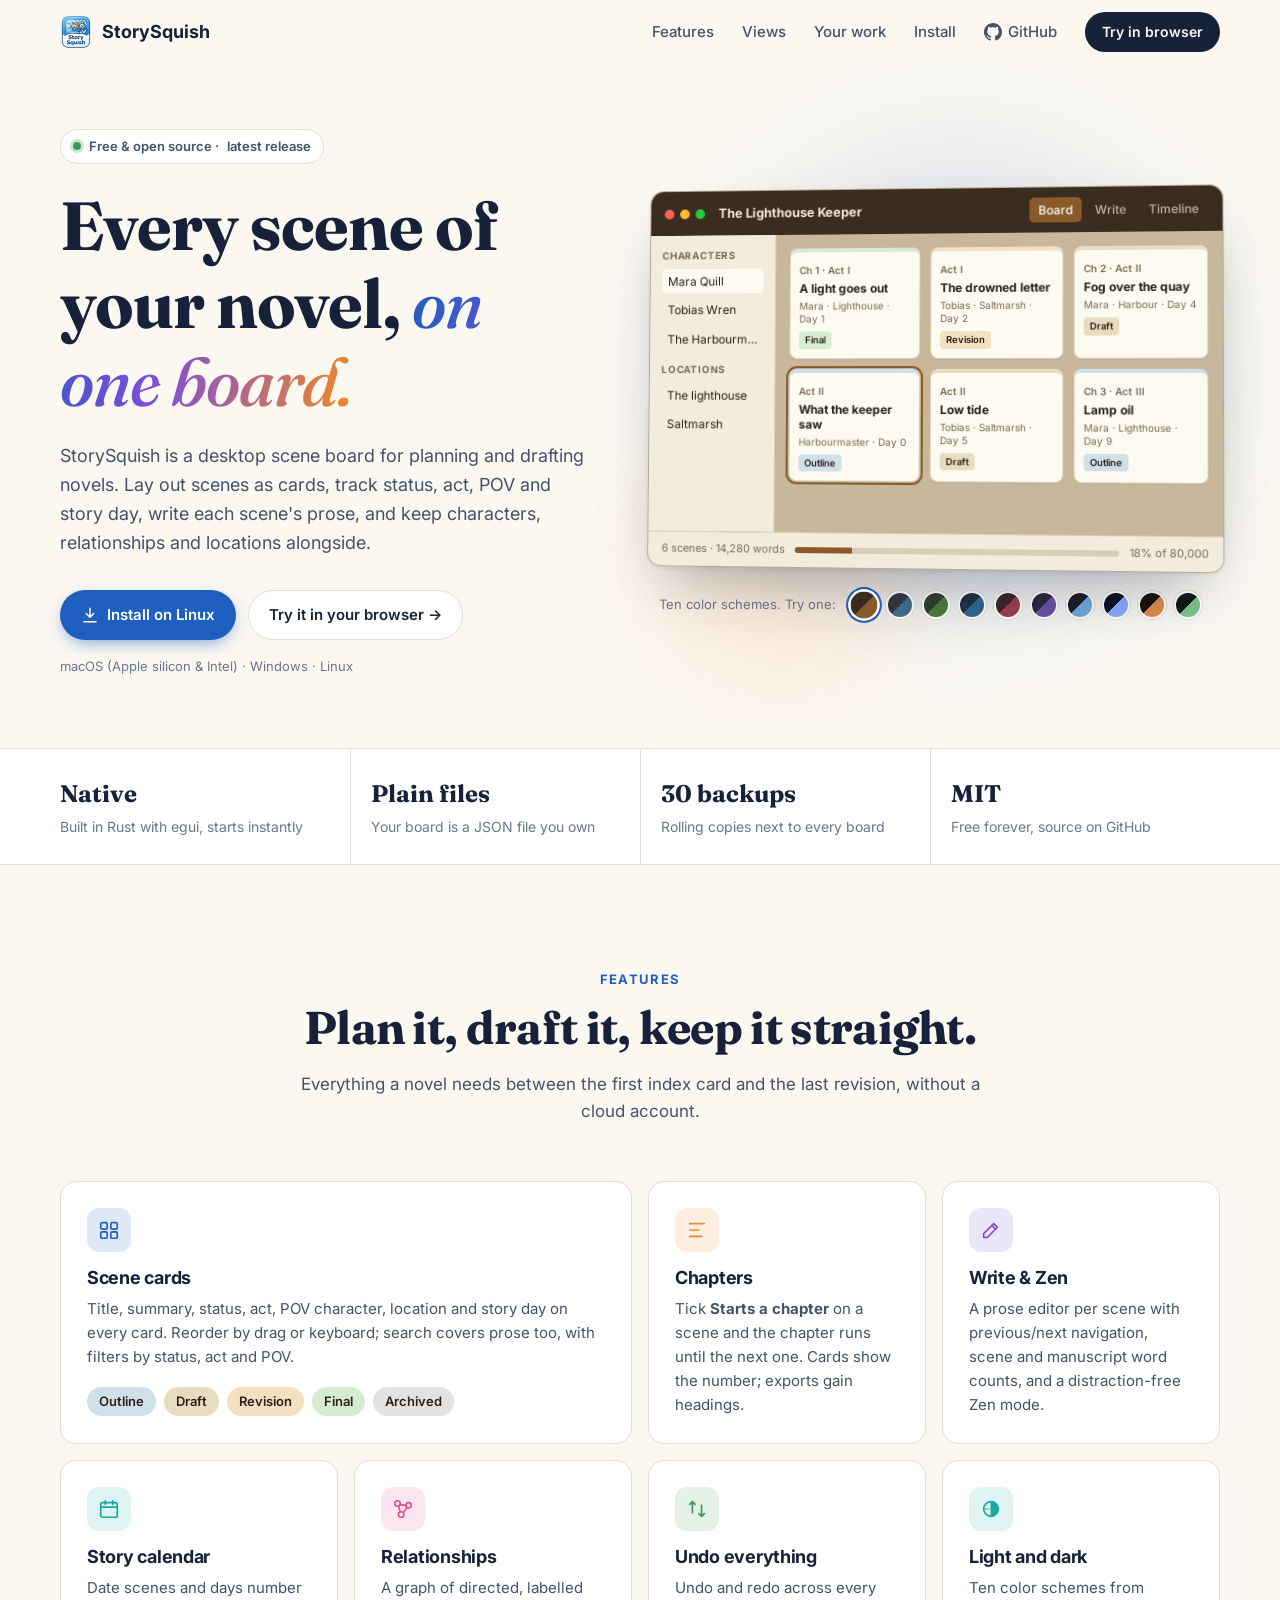
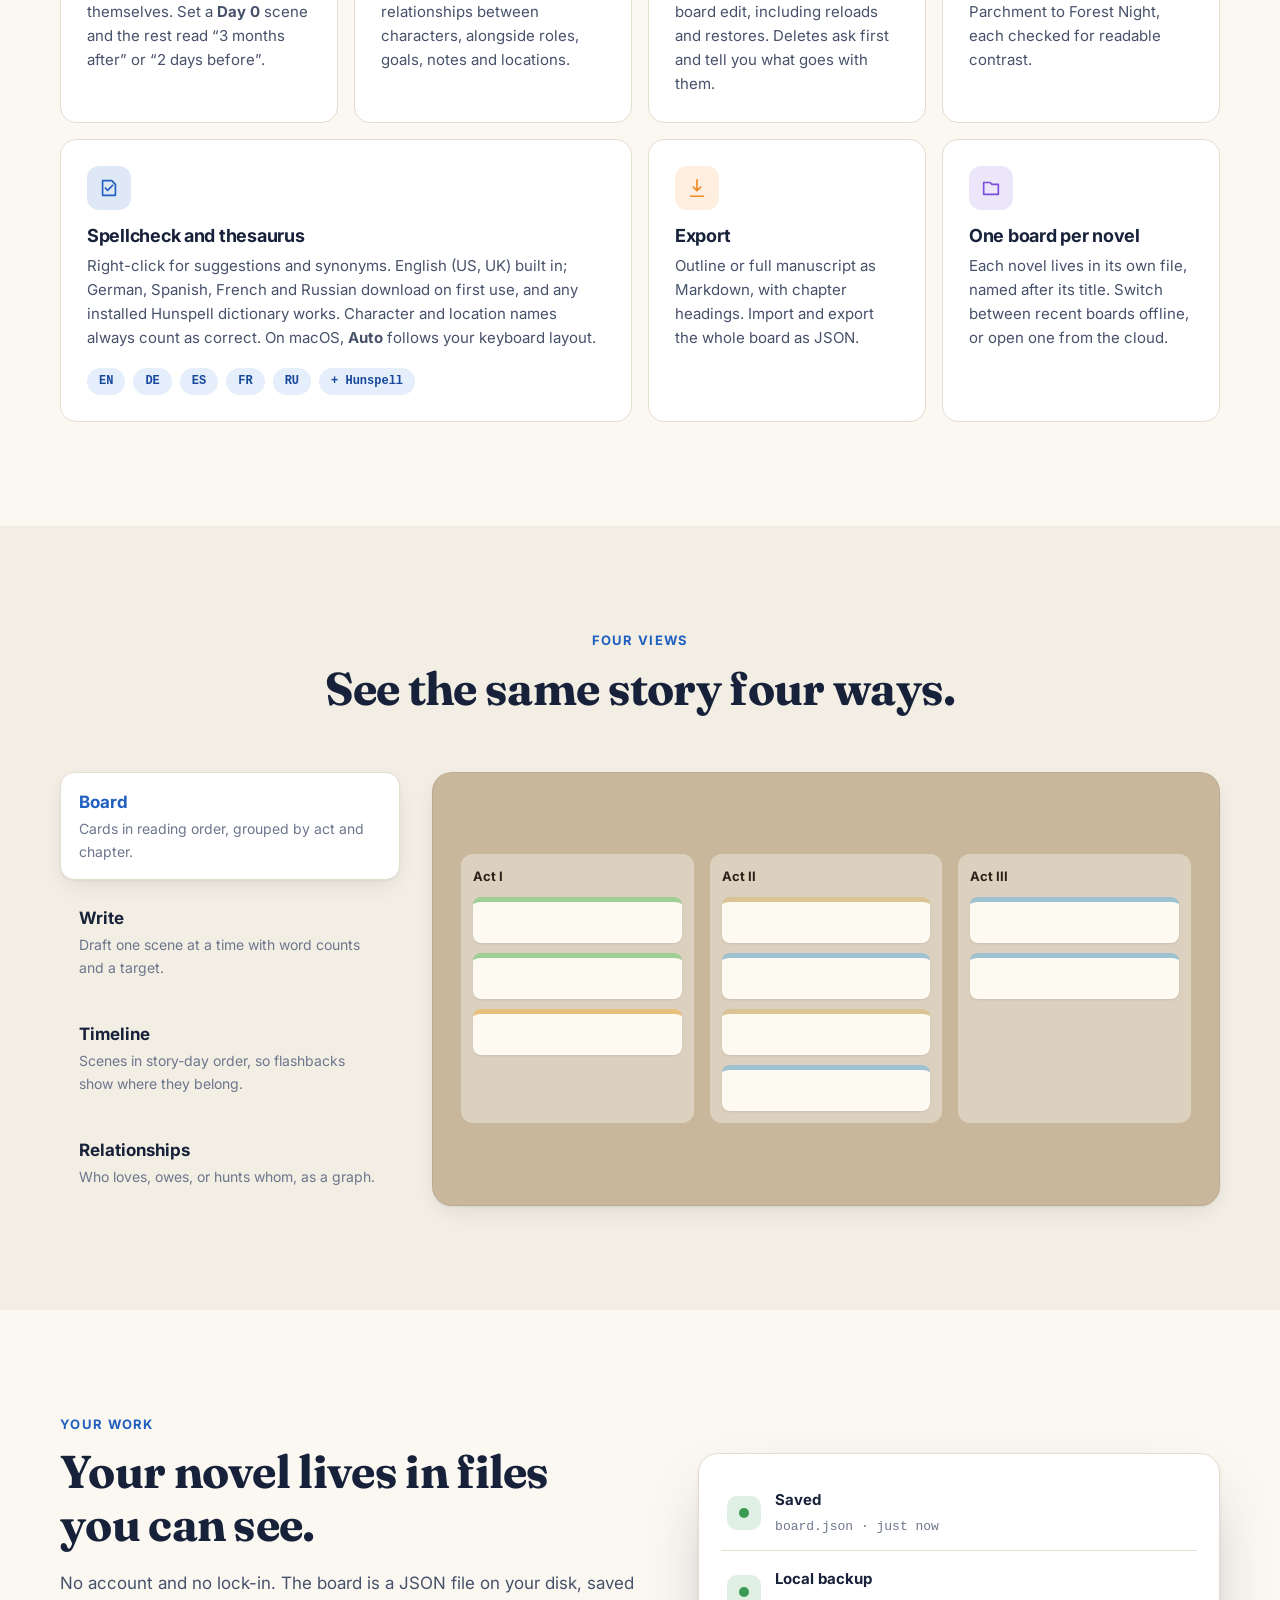
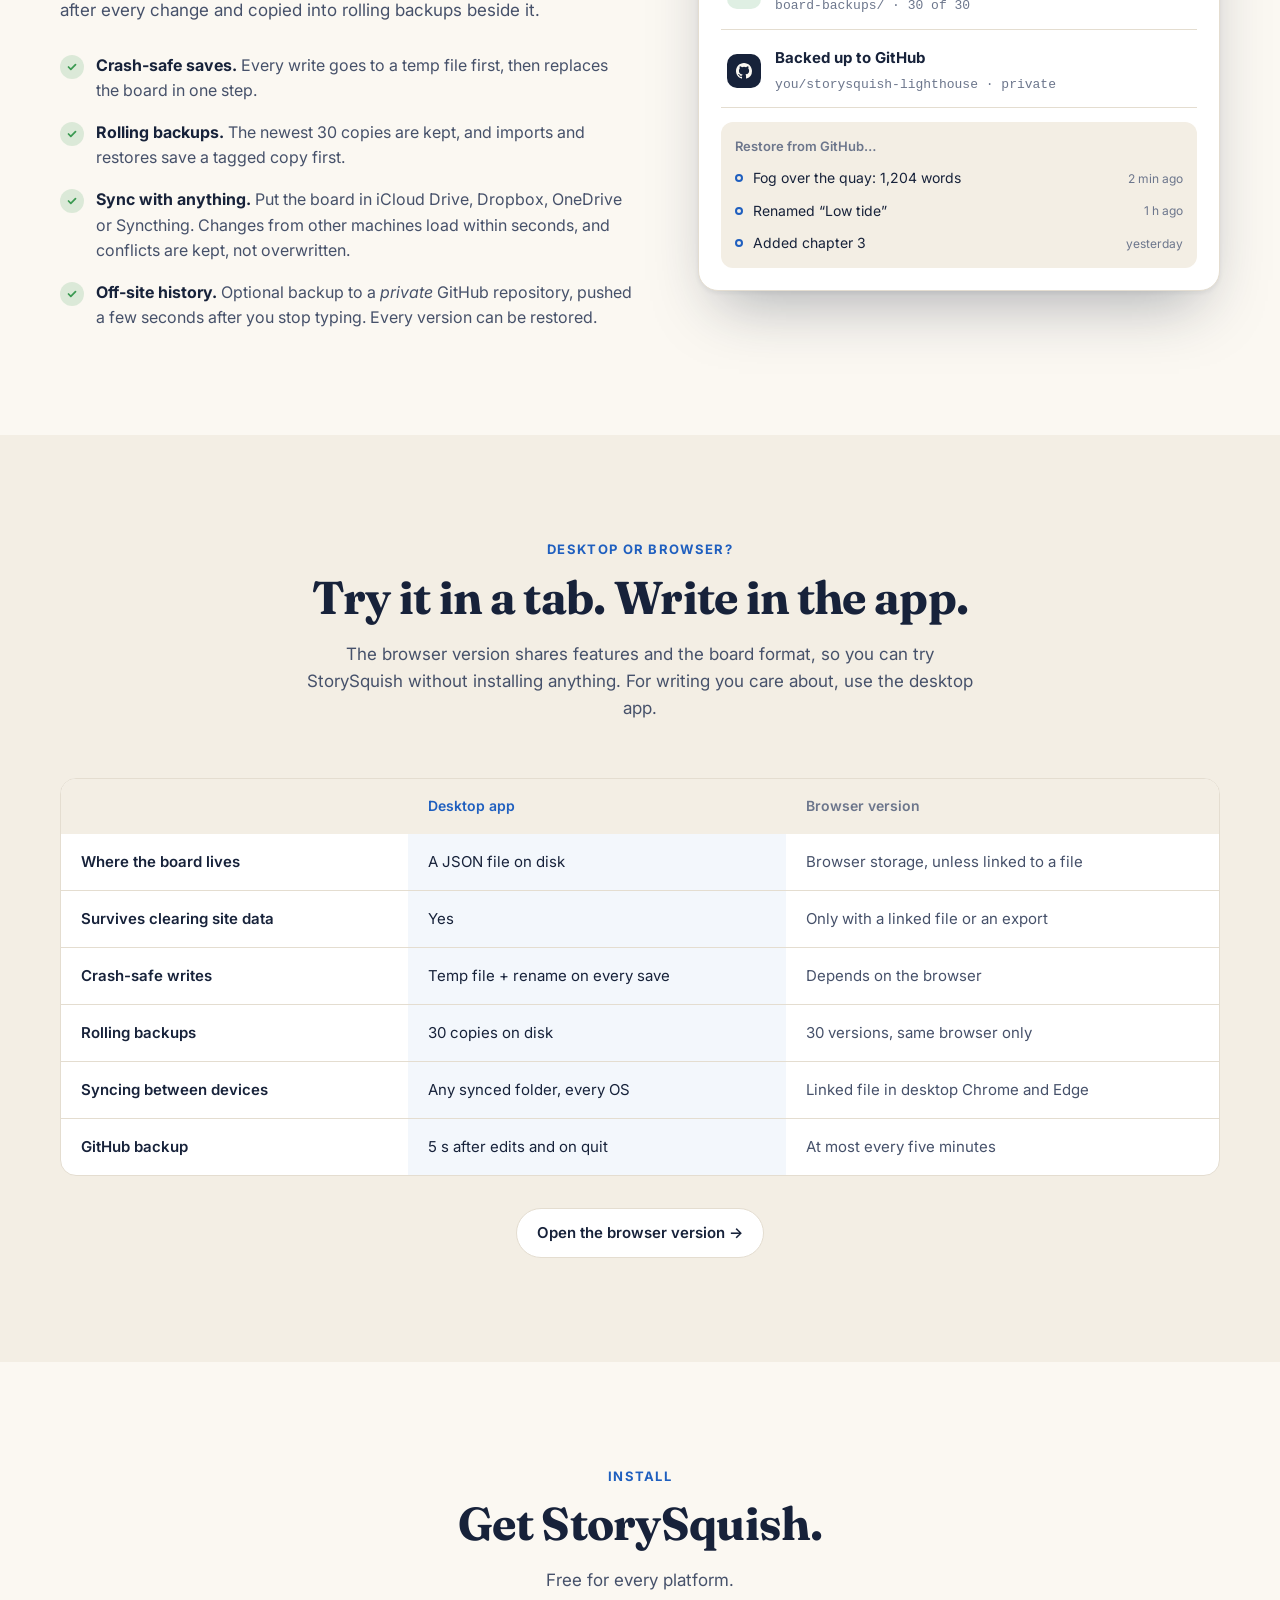
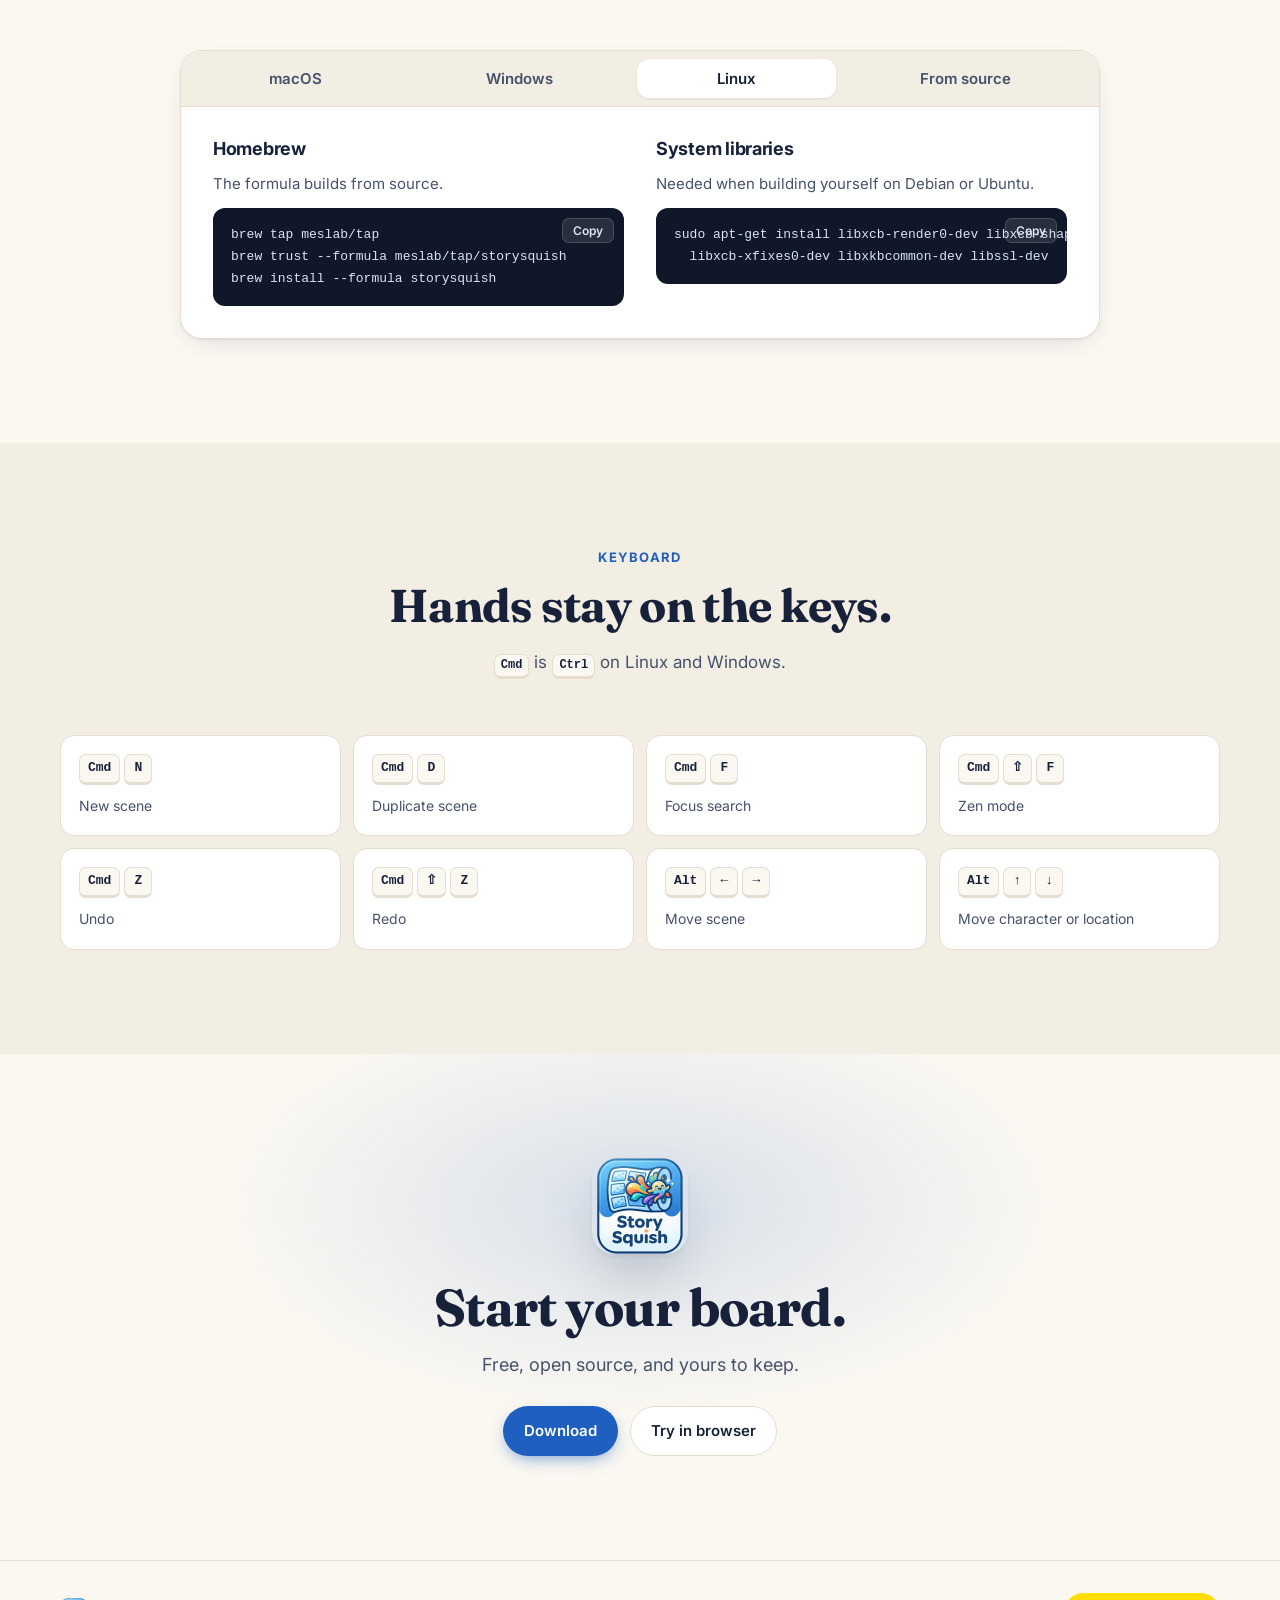
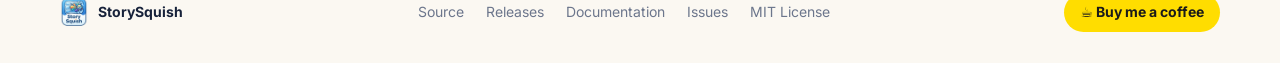
<file: index.html>
<!doctype html>
<html lang="en">
<head>
<meta charset="utf-8">
<meta name="viewport" content="width=device-width, initial-scale=1">
<title>StorySquish — a scene board for planning and drafting novels</title>
<meta name="description" content="StorySquish is a free, open-source desktop scene board for novelists. Lay out scenes as cards, write each scene's prose, track chapters, timeline, characters and locations. macOS, Windows and Linux.">
<meta name="theme-color" content="#1f4f9c">
<link rel="canonical" href="https://story-squish.github.io/">
<link rel="icon" href="assets/icon-64.png" type="image/png">
<link rel="apple-touch-icon" href="assets/apple-touch-icon.png">
<meta property="og:type" content="website">
<meta property="og:title" content="StorySquish — a scene board for novelists">
<meta property="og:description" content="Plan scenes as cards, draft the prose, keep characters and locations alongside. Free and open source.">
<meta property="og:url" content="https://story-squish.github.io/">
<meta property="og:image" content="https://story-squish.github.io/assets/icon-512.png">
<meta name="twitter:card" content="summary">
<link rel="preconnect" href="https://fonts.googleapis.com">
<link rel="preconnect" href="https://fonts.gstatic.com" crossorigin>
<link href="https://fonts.googleapis.com/css2?family=Fraunces:opsz,wght@9..144,500;9..144,700&family=Inter:wght@400;500;600;700&display=swap" rel="stylesheet">
<link rel="stylesheet" href="styles.css">
<script type="application/ld+json">
{
  "@context": "https://schema.org",
  "@type": "SoftwareApplication",
  "name": "StorySquish",
  "applicationCategory": "ProductivityApplication",
  "operatingSystem": "macOS, Windows, Linux",
  "offers": { "@type": "Offer", "price": "0", "priceCurrency": "USD" },
  "license": "https://opensource.org/licenses/MIT",
  "url": "https://story-squish.github.io/",
  "downloadUrl": "https://github.com/story-squish/storysquish/releases/latest"
}
</script>
</head>
<body>
<a class="skip" href="#main">Skip to content</a>

<header class="nav" id="top">
  <div class="wrap nav-inner">
    <a class="brand" href="#top" aria-label="StorySquish home">
      <img src="assets/icon-64.png" alt="" width="32" height="32">
      <span>StorySquish</span>
    </a>
    <button class="nav-toggle" aria-expanded="false" aria-controls="nav-links" aria-label="Menu">
      <span></span><span></span>
    </button>
    <nav id="nav-links" class="nav-links">
      <a href="#features">Features</a>
      <a href="#views">Views</a>
      <a href="#safety">Your work</a>
      <a href="#install">Install</a>
      <a href="https://github.com/story-squish/storysquish" class="nav-gh">
        <svg viewBox="0 0 16 16" aria-hidden="true"><path fill="currentColor" d="M8 0C3.58 0 0 3.58 0 8c0 3.54 2.29 6.53 5.47 7.59.4.07.55-.17.55-.38 0-.19-.01-.82-.01-1.49-2.01.37-2.53-.49-2.69-.94-.09-.23-.48-.94-.82-1.13-.28-.15-.68-.52-.01-.53.63-.01 1.08.58 1.23.82.72 1.21 1.87.87 2.33.66.07-.52.28-.87.51-1.07-1.78-.2-3.64-.89-3.64-3.95 0-.87.31-1.59.82-2.15-.08-.2-.36-1.02.08-2.12 0 0 .67-.21 2.2.82.64-.18 1.32-.27 2-.27.68 0 1.36.09 2 .27 1.53-1.04 2.2-.82 2.2-.82.44 1.1.16 1.92.08 2.12.51.56.82 1.27.82 2.15 0 3.07-1.87 3.75-3.65 3.95.29.25.54.73.54 1.48 0 1.07-.01 1.93-.01 2.2 0 .21.15.46.55.38A8.013 8.013 0 0016 8c0-4.42-3.58-8-8-8z"/></svg>
        GitHub
      </a>
      <a href="https://story-squish.github.io/storysquish/" class="btn btn-small">Try in browser</a>
    </nav>
  </div>
</header>

<main id="main">

<section class="hero">
  <div class="wrap hero-grid">
    <div class="hero-copy">
      <p class="eyebrow"><span class="dot"></span>Free &amp; open source · <span data-version>latest release</span></p>
      <h1>Every scene of your novel, <em>on one board.</em></h1>
      <p class="lede">StorySquish is a desktop scene board for planning and drafting novels. Lay out scenes as cards, track status, act, POV and story day, write each scene's prose, and keep characters, relationships and locations alongside.</p>
      <div class="cta">
        <a class="btn btn-primary" id="download-primary" href="#install">
          <svg viewBox="0 0 24 24" aria-hidden="true"><path fill="none" stroke="currentColor" stroke-width="2" stroke-linecap="round" stroke-linejoin="round" d="M12 3v12m0 0l-5-5m5 5l5-5M4 21h16"/></svg>
          <span id="download-label">Download</span>
        </a>
        <a class="btn btn-ghost" href="https://story-squish.github.io/storysquish/">Try it in your browser →</a>
      </div>
      <p class="platforms">macOS (Apple silicon &amp; Intel) · Windows · Linux</p>
    </div>

    <div class="hero-visual">
      <div class="mock" id="mock" aria-label="Illustration of the StorySquish scene board">
        <div class="mock-header">
          <span class="mock-dots"><i></i><i></i><i></i></span>
          <strong>The Lighthouse Keeper</strong>
          <span class="mock-tabs"><b>Board</b><span>Write</span><span>Timeline</span></span>
        </div>
        <div class="mock-body">
          <aside class="mock-side">
            <p>Characters</p>
            <span>Mara Quill</span><span>Tobias Wren</span><span>The Harbourmaster</span>
            <p>Locations</p>
            <span>The lighthouse</span><span>Saltmarsh</span>
          </aside>
          <div class="mock-board">
            <div class="card s-final"><small>Ch 1 · Act I</small><h4>A light goes out</h4><p>Mara · Lighthouse · Day 1</p><em>Final</em></div>
            <div class="card s-revision"><small>Act I</small><h4>The drowned letter</h4><p>Tobias · Saltmarsh · Day 2</p><em>Revision</em></div>
            <div class="card s-draft"><small>Ch 2 · Act II</small><h4>Fog over the quay</h4><p>Mara · Harbour · Day 4</p><em>Draft</em></div>
            <div class="card s-outline selected"><small>Act II</small><h4>What the keeper saw</h4><p>Harbourmaster · Day 0</p><em>Outline</em></div>
            <div class="card s-draft"><small>Act II</small><h4>Low tide</h4><p>Tobias · Saltmarsh · Day 5</p><em>Draft</em></div>
            <div class="card s-outline"><small>Ch 3 · Act III</small><h4>Lamp oil</h4><p>Mara · Lighthouse · Day 9</p><em>Outline</em></div>
          </div>
        </div>
        <div class="mock-foot"><span>6 scenes · 14,280 words</span><span class="bar"><i style="width:18%"></i></span><span>18% of 80,000</span></div>
      </div>
      <div class="schemes" role="radiogroup" aria-label="Preview a color scheme">
        <span class="schemes-label">Ten color schemes. Try one:</span>
        <div class="swatches" id="swatches"></div>
      </div>
    </div>
  </div>
</section>

<section class="facts">
  <div class="wrap facts-grid">
    <div><strong>Native</strong><span>Built in Rust with egui, starts instantly</span></div>
    <div><strong>Plain files</strong><span>Your board is a JSON file you own</span></div>
    <div><strong>30 backups</strong><span>Rolling copies next to every board</span></div>
    <div><strong>MIT</strong><span>Free forever, source on GitHub</span></div>
  </div>
</section>

<section class="section" id="features">
  <div class="wrap">
    <header class="section-head">
      <p class="kicker">Features</p>
      <h2>Plan it, draft it, keep it straight.</h2>
      <p>Everything a novel needs between the first index card and the last revision, without a cloud account.</p>
    </header>

    <div class="bento">
      <article class="tile tile-wide">
        <div class="tile-icon i-blue"><svg viewBox="0 0 24 24"><rect x="3" y="4" width="7" height="7" rx="1.5"/><rect x="14" y="4" width="7" height="7" rx="1.5"/><rect x="3" y="14" width="7" height="7" rx="1.5"/><rect x="14" y="14" width="7" height="7" rx="1.5"/></svg></div>
        <h3>Scene cards</h3>
        <p>Title, summary, status, act, POV character, location and story day on every card. Reorder by drag or keyboard; search covers prose too, with filters by status, act and POV.</p>
        <ul class="chips"><li class="c-outline">Outline</li><li class="c-draft">Draft</li><li class="c-revision">Revision</li><li class="c-final">Final</li><li class="c-archived">Archived</li></ul>
      </article>
      <article class="tile">
        <div class="tile-icon i-orange"><svg viewBox="0 0 24 24"><path d="M4 5h16M4 12h10M4 19h13"/></svg></div>
        <h3>Chapters</h3>
        <p>Tick <b>Starts a chapter</b> on a scene and the chapter runs until the next one. Cards show the number; exports gain headings.</p>
      </article>
      <article class="tile">
        <div class="tile-icon i-purple"><svg viewBox="0 0 24 24"><path d="M4 20h4L19 9l-4-4L4 16v4z"/><path d="M13 7l4 4"/></svg></div>
        <h3>Write &amp; Zen</h3>
        <p>A prose editor per scene with previous/next navigation, scene and manuscript word counts, and a distraction-free Zen mode.</p>
      </article>
      <article class="tile">
        <div class="tile-icon i-teal"><svg viewBox="0 0 24 24"><rect x="3" y="5" width="18" height="16" rx="2"/><path d="M3 10h18M8 3v4M16 3v4"/></svg></div>
        <h3>Story calendar</h3>
        <p>Date scenes and days number themselves. Set a <b>Day 0</b> scene and the rest read “3 months after” or “2 days before”.</p>
      </article>
      <article class="tile">
        <div class="tile-icon i-pink"><svg viewBox="0 0 24 24"><circle cx="6" cy="6" r="3"/><circle cx="18" cy="8" r="3"/><circle cx="10" cy="18" r="3"/><path d="M8.6 7.3l6.6.7M7.3 8.7l1.6 6.6M16.5 10.6l-4.4 5.2"/></svg></div>
        <h3>Relationships</h3>
        <p>A graph of directed, labelled relationships between characters, alongside roles, goals, notes and locations.</p>
      </article>
      <article class="tile">
        <div class="tile-icon i-green"><svg viewBox="0 0 24 24"><path d="M4 7l3-3 3 3M7 4v12"/><path d="M14 17l3 3 3-3M17 20V8"/></svg></div>
        <h3>Undo everything</h3>
        <p>Undo and redo across every board edit, including reloads and restores. Deletes ask first and tell you what goes with them.</p>
      </article>
      <article class="tile">
        <div class="tile-icon i-teal"><svg viewBox="0 0 24 24"><circle cx="12" cy="12" r="8"/><path d="M12 4v16M4 12h16" opacity=".5"/><path d="M12 4a8 8 0 010 16z" fill="currentColor" stroke="none"/></svg></div>
        <h3>Light and dark</h3>
        <p>Ten color schemes from Parchment to Forest Night, each checked for readable contrast.</p>
      </article>
      <article class="tile tile-wide">
        <div class="tile-icon i-blue"><svg viewBox="0 0 24 24"><path d="M5 4h10l4 4v12H5z"/><path d="M8 12l2.5 2.5L16 9"/></svg></div>
        <h3>Spellcheck and thesaurus</h3>
        <p>Right-click for suggestions and synonyms. English (US, UK) built in; German, Spanish, French and Russian download on first use, and any installed Hunspell dictionary works. Character and location names always count as correct. On macOS, <b>Auto</b> follows your keyboard layout.</p>
        <ul class="chips plain"><li>EN</li><li>DE</li><li>ES</li><li>FR</li><li>RU</li><li>+ Hunspell</li></ul>
      </article>
      <article class="tile">
        <div class="tile-icon i-orange"><svg viewBox="0 0 24 24"><path d="M12 3v12m0 0l-4-4m4 4l4-4M5 21h14"/></svg></div>
        <h3>Export</h3>
        <p>Outline or full manuscript as Markdown, with chapter headings. Import and export the whole board as JSON.</p>
      </article>
      <article class="tile">
        <div class="tile-icon i-purple"><svg viewBox="0 0 24 24"><path d="M4 6h7l2 2h7v11H4z"/></svg></div>
        <h3>One board per novel</h3>
        <p>Each novel lives in its own file, named after its title. Switch between recent boards offline, or open one from the cloud.</p>
      </article>
    </div>
  </div>
</section>

<section class="section section-alt" id="views">
  <div class="wrap">
    <header class="section-head">
      <p class="kicker">Four views</p>
      <h2>See the same story four ways.</h2>
    </header>

    <div class="views">
      <div class="view-tabs" role="tablist" aria-label="Views">
        <button role="tab" aria-selected="true" aria-controls="v-board" id="t-board">
          <strong>Board</strong><span>Cards in reading order, grouped by act and chapter.</span>
        </button>
        <button role="tab" aria-selected="false" aria-controls="v-write" id="t-write" tabindex="-1">
          <strong>Write</strong><span>Draft one scene at a time with word counts and a target.</span>
        </button>
        <button role="tab" aria-selected="false" aria-controls="v-timeline" id="t-timeline" tabindex="-1">
          <strong>Timeline</strong><span>Scenes in story-day order, so flashbacks show where they belong.</span>
        </button>
        <button role="tab" aria-selected="false" aria-controls="v-rel" id="t-rel" tabindex="-1">
          <strong>Relationships</strong><span>Who loves, owes, or hunts whom, as a graph.</span>
        </button>
      </div>

      <div class="view-panels">
        <div class="panel" role="tabpanel" id="v-board" aria-labelledby="t-board">
          <div class="vb">
            <div class="vb-col"><b>Act I</b><i class="s-final"></i><i class="s-final"></i><i class="s-revision"></i></div>
            <div class="vb-col"><b>Act II</b><i class="s-draft"></i><i class="s-outline"></i><i class="s-draft"></i><i class="s-outline"></i></div>
            <div class="vb-col"><b>Act III</b><i class="s-outline"></i><i class="s-outline"></i></div>
          </div>
        </div>
        <div class="panel" role="tabpanel" id="v-write" aria-labelledby="t-write" hidden>
          <div class="vw">
            <div class="vw-top"><span>← Scene 3</span><b>Fog over the quay</b><span>Scene 5 →</span></div>
            <p>The fog came in the way it always did in late October: not as weather, but as a rumour, first at the far end of the quay and then everywhere at once. Mara pulled her coat tighter and counted the lamps. Eleven. There had been twelve yesterday.</p>
            <p class="faded">She did not want to think about the twelfth.</p>
            <div class="vw-foot"><span>1,204 words in scene</span><span>14,280 / 80,000</span></div>
          </div>
        </div>
        <div class="panel" role="tabpanel" id="v-timeline" aria-labelledby="t-timeline" hidden>
          <div class="vt">
            <div class="vt-line"></div>
            <div class="vt-item" style="--x:4%"><b>Day 0</b><span>What the keeper saw</span></div>
            <div class="vt-item up" style="--x:22%"><b>Day 1</b><span>A light goes out</span></div>
            <div class="vt-item" style="--x:40%"><b>Day 2</b><span>The drowned letter</span></div>
            <div class="vt-item up" style="--x:62%"><b>Day 4</b><span>Fog over the quay</span></div>
            <div class="vt-item" style="--x:84%"><b>Day 9</b><span>Lamp oil</span></div>
          </div>
        </div>
        <div class="panel" role="tabpanel" id="v-rel" aria-labelledby="t-rel" hidden>
          <svg class="vr" viewBox="0 0 400 240" role="img" aria-label="Relationship graph between three characters">
            <defs><marker id="arrow" viewBox="0 0 10 10" refX="9" refY="5" markerWidth="7" markerHeight="7" orient="auto-start-reverse"><path d="M0 0L10 5L0 10z" fill="currentColor"/></marker></defs>
            <g class="edges" stroke="currentColor" fill="none" stroke-width="1.6" marker-end="url(#arrow)">
              <path d="M120 70 Q200 30 276 66"/>
              <path d="M280 96 Q240 150 216 180"/>
              <path d="M104 96 Q130 160 180 184"/>
            </g>
            <g class="labels">
              <text x="200" y="38">distrusts</text>
              <text x="262" y="156">owes a debt to</text>
              <text x="74" y="156">raised by</text>
            </g>
            <g class="nodes">
              <g><rect x="40" y="60" width="96" height="36" rx="18"/><text x="88" y="83">Mara</text></g>
              <g><rect x="264" y="60" width="104" height="36" rx="18"/><text x="316" y="83">Tobias</text></g>
              <g><rect x="140" y="180" width="140" height="36" rx="18"/><text x="210" y="203">Harbourmaster</text></g>
            </g>
          </svg>
        </div>
      </div>
    </div>
  </div>
</section>

<section class="section" id="safety">
  <div class="wrap safety-grid">
    <div>
      <p class="kicker">Your work</p>
      <h2>Your novel lives in files you can see.</h2>
      <p class="lede-sm">No account and no lock-in. The board is a JSON file on your disk, saved after every change and copied into rolling backups beside it.</p>
      <ul class="checks">
        <li><b>Crash-safe saves.</b> Every write goes to a temp file first, then replaces the board in one step.</li>
        <li><b>Rolling backups.</b> The newest 30 copies are kept, and imports and restores save a tagged copy first.</li>
        <li><b>Sync with anything.</b> Put the board in iCloud Drive, Dropbox, OneDrive or Syncthing. Changes from other machines load within seconds, and conflicts are kept, not overwritten.</li>
        <li><b>Off-site history.</b> Optional backup to a <em>private</em> GitHub repository, pushed a few seconds after you stop typing. Every version can be restored.</li>
      </ul>
    </div>
    <div class="backup-card" aria-hidden="true">
      <div class="bc-row"><span class="bc-ico ok"></span><div><b>Saved</b><small>board.json · just now</small></div></div>
      <div class="bc-row"><span class="bc-ico ok"></span><div><b>Local backup</b><small>board-backups/ · 30 of 30</small></div></div>
      <div class="bc-row"><span class="bc-ico gh"></span><div><b>Backed up to GitHub</b><small>you/storysquish-lighthouse · private</small></div></div>
      <div class="bc-hist">
        <p>Restore from GitHub…</p>
        <span><i></i>Fog over the quay: 1,204 words<em>2 min ago</em></span>
        <span><i></i>Renamed “Low tide”<em>1 h ago</em></span>
        <span><i></i>Added chapter 3<em>yesterday</em></span>
      </div>
    </div>
  </div>
</section>

<section class="section section-alt" id="compare">
  <div class="wrap">
    <header class="section-head">
      <p class="kicker">Desktop or browser?</p>
      <h2>Try it in a tab. Write in the app.</h2>
      <p>The browser version shares features and the board format, so you can try StorySquish without installing anything. For writing you care about, use the desktop app.</p>
    </header>
    <div class="table-wrap">
      <table class="compare">
        <thead><tr><th scope="col"></th><th scope="col">Desktop app</th><th scope="col">Browser version</th></tr></thead>
        <tbody>
          <tr><th scope="row">Where the board lives</th><td>A JSON file on disk</td><td>Browser storage, unless linked to a file</td></tr>
          <tr><th scope="row">Survives clearing site data</th><td class="yes">Yes</td><td>Only with a linked file or an export</td></tr>
          <tr><th scope="row">Crash-safe writes</th><td class="yes">Temp file + rename on every save</td><td>Depends on the browser</td></tr>
          <tr><th scope="row">Rolling backups</th><td>30 copies on disk</td><td>30 versions, same browser only</td></tr>
          <tr><th scope="row">Syncing between devices</th><td class="yes">Any synced folder, every OS</td><td>Linked file in desktop Chrome and Edge</td></tr>
          <tr><th scope="row">GitHub backup</th><td>5 s after edits and on quit</td><td>At most every five minutes</td></tr>
        </tbody>
      </table>
    </div>
    <p class="center"><a class="btn btn-ghost" href="https://story-squish.github.io/storysquish/">Open the browser version →</a></p>
  </div>
</section>

<section class="section" id="install">
  <div class="wrap">
    <header class="section-head">
      <p class="kicker">Install</p>
      <h2>Get StorySquish.</h2>
      <p>Free for every platform. <span data-version-sentence></span></p>
    </header>

    <div class="install">
      <div class="os-tabs" role="tablist" aria-label="Operating system">
        <button role="tab" aria-selected="true" aria-controls="os-mac" id="ot-mac">macOS</button>
        <button role="tab" aria-selected="false" aria-controls="os-win" id="ot-win" tabindex="-1">Windows</button>
        <button role="tab" aria-selected="false" aria-controls="os-linux" id="ot-linux" tabindex="-1">Linux</button>
        <button role="tab" aria-selected="false" aria-controls="os-src" id="ot-src" tabindex="-1">From source</button>
      </div>

      <div class="os-panel" role="tabpanel" id="os-mac" aria-labelledby="ot-mac">
        <div class="os-cols">
          <div>
            <h3>Homebrew</h3>
            <pre><code>brew tap meslab/tap
brew trust --cask meslab/tap/storysquish
brew install --cask storysquish</code></pre>
            <p class="note">Upgrade later with <code>brew upgrade --cask storysquish</code>.</p>
          </div>
          <div>
            <h3>Installer package</h3>
            <p>A universal <code>.pkg</code> for Apple silicon and Intel that installs <code>StorySquish.app</code> into Applications.</p>
            <a class="btn btn-primary" data-asset="macos-universal.pkg" href="https://github.com/story-squish/storysquish/releases/latest">Download for macOS</a>
            <p class="note">The package isn't notarized, so macOS blocks it the first time. Allow it in <b>System Settings → Privacy &amp; Security → Open Anyway</b>.</p>
          </div>
        </div>
      </div>

      <div class="os-panel" role="tabpanel" id="os-win" aria-labelledby="ot-win" hidden>
        <div class="os-cols">
          <div>
            <h3>Standalone executable</h3>
            <p>A zip with a single <code>StorySquish.exe</code>. No installer and no Visual C++ runtime needed: unzip it anywhere and run it.</p>
            <a class="btn btn-primary" data-asset="windows-x86_64.zip" href="https://github.com/story-squish/storysquish/releases/latest">Download for Windows</a>
            <p class="note">SmartScreen may ask you to confirm the first time.</p>
          </div>
        </div>
      </div>

      <div class="os-panel" role="tabpanel" id="os-linux" aria-labelledby="ot-linux" hidden>
        <div class="os-cols">
          <div>
            <h3>Homebrew</h3>
            <p>The formula builds from source.</p>
            <pre><code>brew tap meslab/tap
brew trust --formula meslab/tap/storysquish
brew install --formula storysquish</code></pre>
          </div>
          <div>
            <h3>System libraries</h3>
            <p>Needed when building yourself on Debian or Ubuntu.</p>
            <pre><code>sudo apt-get install libxcb-render0-dev libxcb-shape0-dev \
  libxcb-xfixes0-dev libxkbcommon-dev libssl-dev</code></pre>
          </div>
        </div>
      </div>

      <div class="os-panel" role="tabpanel" id="os-src" aria-labelledby="ot-src" hidden>
        <div class="os-cols">
          <div>
            <h3>Cargo</h3>
            <pre><code>git clone https://github.com/story-squish/storysquish
cd storysquish
cargo run -r                       # default board
cargo run -r -- path/to/board.json # a specific board
make install                       # release build for this OS</code></pre>
            <p class="note"><code>make install</code> puts the app in <code>/Applications</code> on macOS, or <code>~/.local/bin</code> with a launcher entry on Linux.</p>
          </div>
        </div>
      </div>
    </div>
  </div>
</section>

<section class="section section-alt" id="shortcuts">
  <div class="wrap">
    <header class="section-head">
      <p class="kicker">Keyboard</p>
      <h2>Hands stay on the keys.</h2>
      <p><kbd>Cmd</kbd> is <kbd>Ctrl</kbd> on Linux and Windows.</p>
    </header>
    <dl class="keys">
      <div><dt><kbd>Cmd</kbd><kbd>N</kbd></dt><dd>New scene</dd></div>
      <div><dt><kbd>Cmd</kbd><kbd>D</kbd></dt><dd>Duplicate scene</dd></div>
      <div><dt><kbd>Cmd</kbd><kbd>F</kbd></dt><dd>Focus search</dd></div>
      <div><dt><kbd>Cmd</kbd><kbd>⇧</kbd><kbd>F</kbd></dt><dd>Zen mode</dd></div>
      <div><dt><kbd>Cmd</kbd><kbd>Z</kbd></dt><dd>Undo</dd></div>
      <div><dt><kbd>Cmd</kbd><kbd>⇧</kbd><kbd>Z</kbd></dt><dd>Redo</dd></div>
      <div><dt><kbd>Alt</kbd><kbd>←</kbd><kbd>→</kbd></dt><dd>Move scene</dd></div>
      <div><dt><kbd>Alt</kbd><kbd>↑</kbd><kbd>↓</kbd></dt><dd>Move character or location</dd></div>
    </dl>
  </div>
</section>

<section class="section final">
  <div class="wrap final-inner">
    <img src="assets/icon-192.png" alt="" width="96" height="96">
    <h2>Start your board.</h2>
    <p>Free, open source, and yours to keep.</p>
    <div class="cta center-cta">
      <a class="btn btn-primary" href="#install">Download</a>
      <a class="btn btn-ghost" href="https://story-squish.github.io/storysquish/">Try in browser</a>
    </div>
  </div>
</section>

</main>

<footer class="footer">
  <div class="wrap footer-inner">
    <div class="footer-brand">
      <img src="assets/icon-64.png" alt="" width="28" height="28">
      <span>StorySquish</span>
    </div>
    <nav class="footer-links" aria-label="Footer">
      <a href="https://github.com/story-squish/storysquish">Source</a>
      <a href="https://github.com/story-squish/storysquish/releases">Releases</a>
      <a href="https://github.com/story-squish/storysquish#readme">Documentation</a>
      <a href="https://github.com/story-squish/storysquish/issues">Issues</a>
      <a href="https://github.com/story-squish/storysquish/blob/main/LICENSE">MIT License</a>
    </nav>
    <a class="coffee" href="https://www.buymeacoffee.com/storysquish">☕ Buy me a coffee</a>
  </div>
</footer>

<script src="main.js" defer></script>
</body>
</html>
</file>
<file: styles.css>
:root {
  --bg: #fbf8f2;
  --bg-alt: #f3eee4;
  --surface: #ffffff;
  --ink: #17223a;
  --ink-soft: #46516a;
  --muted: #6c768c;
  --line: #e4ddd0;
  --brand: #1f5fbf;
  --brand-strong: #17489a;
  --brand-tint: #e5eefb;
  --orange: #f08a24;
  --teal: #19a7a0;
  --purple: #7c4ddb;
  --pink: #e0508a;
  --green: #3b9a52;
  --shadow: 0 1px 2px rgb(23 34 58 / .06), 0 8px 24px -8px rgb(23 34 58 / .14);
  --shadow-lg: 0 2px 4px rgb(23 34 58 / .06), 0 30px 60px -20px rgb(23 34 58 / .35);
  --radius: 16px;
  --display: "Fraunces", Georgia, "Times New Roman", serif;
  --sans: "Inter", system-ui, -apple-system, "Segoe UI", Roboto, sans-serif;
  --mono: ui-monospace, "SF Mono", Menlo, Consolas, monospace;
  color-scheme: light;
}

@media (prefers-color-scheme: dark) {
  :root {
    --bg: #0f1522;
    --bg-alt: #141c2c;
    --surface: #1a2335;
    --ink: #e8ecf4;
    --ink-soft: #b8c0d0;
    --muted: #8a94a8;
    --line: #273248;
    --brand: #6ea2ff;
    --brand-strong: #8db6ff;
    --brand-tint: #1b2a47;
    --shadow: 0 1px 2px rgb(0 0 0 / .3), 0 8px 24px -8px rgb(0 0 0 / .5);
    --shadow-lg: 0 2px 4px rgb(0 0 0 / .3), 0 30px 60px -20px rgb(0 0 0 / .7);
    color-scheme: dark;
  }
}

*, *::before, *::after { box-sizing: border-box; }
[hidden] { display: none !important; }

html { scroll-behavior: smooth; scroll-padding-top: 80px; -webkit-text-size-adjust: 100%; }
@media (prefers-reduced-motion: reduce) { html { scroll-behavior: auto; } *, *::before, *::after { transition: none !important; animation: none !important; } }

body {
  margin: 0;
  background: var(--bg);
  color: var(--ink);
  font: 16px/1.6 var(--sans);
  -webkit-font-smoothing: antialiased;
  overflow-x: hidden;
}

img, svg { display: block; max-width: 100%; }
a { color: var(--brand); text-decoration: none; }
a:hover { color: var(--brand-strong); }
:focus-visible { outline: 3px solid var(--brand); outline-offset: 3px; border-radius: 6px; }

h1, h2, h3 { line-height: 1.15; margin: 0; letter-spacing: -.015em; }
h1, h2 { font-family: var(--display); font-weight: 700; }
p { margin: 0; }
code, pre, kbd { font-family: var(--mono); }

.wrap { width: min(1160px, 100% - 32px); margin-inline: auto; }

.skip { position: absolute; left: -999px; top: 8px; background: var(--brand); color: #fff; padding: 8px 14px; border-radius: 8px; z-index: 100; }
.skip:focus { left: 16px; color: #fff; }

/* Buttons */
.btn {
  display: inline-flex; align-items: center; justify-content: center; gap: 8px;
  padding: 12px 20px; border-radius: 999px; font-weight: 600; font-size: 15px;
  border: 1px solid transparent; transition: transform .15s, background .15s, box-shadow .15s, color .15s;
  white-space: nowrap;
}
.btn svg { width: 18px; height: 18px; }
.btn-primary { background: var(--brand); color: #fff; box-shadow: 0 6px 18px -6px color-mix(in srgb, var(--brand) 70%, transparent); }
.btn-primary:hover { background: var(--brand-strong); color: #fff; transform: translateY(-1px); }
@media (prefers-color-scheme: dark) { .btn-primary, .btn-primary:hover { color: #0b1324; } }
.btn-ghost { color: var(--ink); border-color: var(--line); background: var(--surface); }
.btn-ghost:hover { color: var(--brand); border-color: var(--brand); }
.btn-small { padding: 8px 16px; font-size: 14px; background: var(--ink); color: var(--bg); }
.btn-small:hover { background: var(--brand); color: #fff; }

/* Nav */
.nav {
  position: sticky; top: 0; z-index: 50;
  background: color-mix(in srgb, var(--bg) 82%, transparent);
  backdrop-filter: saturate(1.4) blur(14px);
  -webkit-backdrop-filter: saturate(1.4) blur(14px);
  border-bottom: 1px solid transparent;
  transition: border-color .2s;
}
.nav.scrolled { border-bottom-color: var(--line); }
.nav-inner { display: flex; align-items: center; justify-content: space-between; height: 64px; }
.brand { display: flex; align-items: center; gap: 10px; color: var(--ink); font-weight: 700; font-size: 18px; }
.brand:hover { color: var(--ink); }
.brand img { border-radius: 8px; }
.nav-links { display: flex; align-items: center; gap: 28px; font-size: 15px; font-weight: 500; }
.nav-links a:not(.btn) { color: var(--ink-soft); }
.nav-links a:not(.btn):hover { color: var(--ink); }
.nav-gh { display: inline-flex; align-items: center; gap: 6px; }
.nav-gh svg { width: 18px; height: 18px; }
.nav-toggle { display: none; }

@media (max-width: 860px) {
  .nav-toggle {
    display: grid; place-content: center; gap: 6px; width: 44px; height: 44px;
    background: none; border: 0; cursor: pointer; padding: 0;
  }
  .nav-toggle span { display: block; width: 22px; height: 2px; background: var(--ink); border-radius: 2px; transition: transform .2s; }
  .nav-toggle[aria-expanded="true"] span:first-child { transform: translateY(4px) rotate(45deg); }
  .nav-toggle[aria-expanded="true"] span:last-child { transform: translateY(-4px) rotate(-45deg); }
  .nav-links {
    position: absolute; inset: 64px 0 auto 0; flex-direction: column; align-items: stretch; gap: 0;
    background: var(--bg); border-bottom: 1px solid var(--line); padding: 8px 16px 16px;
    display: none;
  }
  .nav-links.open { display: flex; }
  .nav-links a:not(.btn) { padding: 12px 0; border-bottom: 1px solid var(--line); }
  .nav-links .btn { margin-top: 12px; }
}

/* Hero */
.hero { position: relative; padding: 64px 0 72px; overflow: hidden; }
.hero::before {
  content: ""; position: absolute; inset: -20% -10% auto auto; width: 70vw; height: 70vw; max-width: 900px; max-height: 900px;
  background:
    radial-gradient(closest-side, color-mix(in srgb, var(--brand) 22%, transparent), transparent 70%),
    radial-gradient(closest-side at 30% 70%, color-mix(in srgb, var(--orange) 18%, transparent), transparent 70%);
  filter: blur(20px); z-index: -1; pointer-events: none;
}
.hero-grid { display: grid; grid-template-columns: 1fr 1.1fr; gap: 56px; align-items: center; }
.eyebrow {
  display: inline-flex; align-items: center; gap: 8px; font-size: 13px; font-weight: 600; color: var(--ink-soft);
  background: var(--surface); border: 1px solid var(--line); padding: 6px 12px; border-radius: 999px; margin-bottom: 22px;
}
.eyebrow .dot { width: 8px; height: 8px; border-radius: 50%; background: var(--green); box-shadow: 0 0 0 3px color-mix(in srgb, var(--green) 25%, transparent); }
.hero h1 { font-size: clamp(40px, 5.6vw, 68px); }
.hero h1 em {
  font-style: italic; font-weight: 500;
  background: linear-gradient(100deg, var(--brand) 0%, var(--purple) 45%, var(--orange) 100%);
  -webkit-background-clip: text; background-clip: text; color: transparent;
}
.lede { margin-top: 22px; font-size: 18px; color: var(--ink-soft); max-width: 34em; }
.cta { display: flex; flex-wrap: wrap; gap: 12px; margin-top: 32px; }
.platforms { margin-top: 16px; font-size: 13px; color: var(--muted); }

/* App mock */
.hero-visual { min-width: 0; }
.mock {
  --m-board: #c9b79c; --m-header: #3a2c1e; --m-header-text: #f4ead6; --m-ink: #2b2118; --m-muted: #7a6a52; --m-card: #fdfaf2;
  --m-line: #d8cdb6; --m-sidebar: #f2ecdd; --m-accent: #8a5a2b; --m-act: #cfe0e8;
  --m-outline: #cfe0e8; --m-draft: #e8dcc0; --m-revision: #f3e0c0; --m-final: #d5ecd0; --m-archived: #e2e2e2;
  border-radius: 14px; overflow: hidden; box-shadow: var(--shadow-lg); background: var(--m-board);
  font-size: 12px; color: var(--m-ink); border: 1px solid rgb(0 0 0 / .08);
  transform: perspective(1600px) rotateY(-6deg) rotateX(2deg);
  transition: transform .5s cubic-bezier(.2,.8,.2,1);
}
.mock, .mock * { transition-property: background-color, color, border-color, transform; transition-duration: .35s; }
.hero-visual:hover .mock { transform: perspective(1600px) rotateY(0) rotateX(0); }
.mock-header { display: flex; align-items: center; gap: 14px; padding: 10px 14px; background: var(--m-header); color: var(--m-header-text); }
.mock-dots { display: flex; gap: 6px; }
.mock-dots i { width: 10px; height: 10px; border-radius: 50%; background: #ff5f57; }
.mock-dots i:nth-child(2) { background: #febc2e; }
.mock-dots i:nth-child(3) { background: #28c840; }
.mock-header strong { font-size: 13px; flex: 1; overflow: hidden; white-space: nowrap; text-overflow: ellipsis; }
.mock-tabs { display: flex; gap: 4px; }
.mock-tabs > * { padding: 3px 9px; border-radius: 5px; opacity: .7; font-weight: 500; }
.mock-tabs b { background: var(--m-accent); color: #fff; opacity: 1; }
.mock-body { display: grid; grid-template-columns: 130px 1fr; min-height: 300px; }
.mock-side { background: var(--m-sidebar); border-right: 1px solid var(--m-line); padding: 12px; display: flex; flex-direction: column; gap: 4px; }
.mock-side p { font-size: 10px; text-transform: uppercase; letter-spacing: .08em; color: var(--m-muted); font-weight: 700; margin: 6px 0 2px; }
.mock-side p:first-child { margin-top: 0; }
.mock-side span { padding: 3px 6px; border-radius: 4px; white-space: nowrap; overflow: hidden; text-overflow: ellipsis; }
.mock-side span:first-of-type { background: var(--m-card); }
.mock-board { padding: 14px; display: grid; grid-template-columns: repeat(3, minmax(0, 1fr)); gap: 10px; align-content: start; }
.card {
  background: var(--m-card); border: 1px solid var(--m-line); border-radius: 8px; padding: 8px 9px 9px;
  border-top: 4px solid var(--status); position: relative; box-shadow: 0 1px 2px rgb(0 0 0 / .06);
}
.card small { color: var(--m-muted); font-size: 10px; font-weight: 600; }
.card h4 { margin: 2px 0 4px; font-size: 12px; font-weight: 700; line-height: 1.25; }
.card p { color: var(--m-muted); font-size: 10px; line-height: 1.3; }
.card em { display: inline-block; margin-top: 6px; font-style: normal; font-size: 9.5px; font-weight: 600; padding: 1px 6px; border-radius: 4px; background: var(--status); }
.card.selected { outline: 2px solid var(--m-accent); outline-offset: 1px; }
.s-outline { --status: var(--m-outline); }
.s-draft { --status: var(--m-draft); }
.s-revision { --status: var(--m-revision); }
.s-final { --status: var(--m-final); }
.mock-foot { display: flex; align-items: center; gap: 10px; padding: 8px 14px; background: var(--m-sidebar); border-top: 1px solid var(--m-line); color: var(--m-muted); font-size: 11px; }
.mock-foot .bar { flex: 1; height: 6px; border-radius: 3px; background: var(--m-line); overflow: hidden; }
.mock-foot .bar i { display: block; height: 100%; background: var(--m-accent); }

.schemes { margin-top: 22px; display: flex; flex-wrap: wrap; align-items: center; gap: 10px 14px; justify-content: center; }
.schemes-label { font-size: 13px; color: var(--muted); }
.swatches { display: flex; flex-wrap: wrap; gap: 8px; }
.swatch {
  width: 28px; height: 28px; border-radius: 50%; border: 2px solid var(--surface); cursor: pointer; padding: 0;
  background: linear-gradient(135deg, var(--a) 0 50%, var(--b) 50% 100%);
  box-shadow: 0 0 0 1px var(--line); transition: transform .15s, box-shadow .15s;
}
.swatch:hover { transform: scale(1.12); }
.swatch[aria-checked="true"] { box-shadow: 0 0 0 2px var(--brand); transform: scale(1.12); }

@media (max-width: 960px) {
  .hero { padding-top: 40px; }
  .hero-grid { grid-template-columns: 1fr; gap: 48px; }
  .mock { transform: none; }
}
@media (max-width: 560px) {
  .mock-body { grid-template-columns: 1fr; }
  .mock-side { display: none; }
  .mock-board { grid-template-columns: repeat(2, minmax(0, 1fr)); }
  .mock-tabs span { display: none; }
  .mock-foot span:last-child { display: none; }
  .cta .btn { flex: 1 1 100%; }
}

/* Facts */
.facts { border-block: 1px solid var(--line); background: var(--surface); }
.facts-grid { display: grid; grid-template-columns: repeat(4, 1fr); }
.facts-grid div { padding: 26px 20px; display: flex; flex-direction: column; gap: 2px; border-left: 1px solid var(--line); }
.facts-grid div:first-child { border-left: 0; padding-left: 0; }
.facts-grid strong { font-family: var(--display); font-size: 24px; }
.facts-grid span { color: var(--muted); font-size: 14px; }
@media (max-width: 760px) {
  .facts-grid { grid-template-columns: 1fr 1fr; }
  .facts-grid div { padding: 20px 0 20px 16px; }
  .facts-grid div:nth-child(odd) { border-left: 0; padding-left: 0; }
  .facts-grid div:nth-child(n+3) { border-top: 1px solid var(--line); }
}

/* Sections */
.section { padding: 104px 0; }
.section-alt { background: var(--bg-alt); }
.section-head { max-width: 680px; margin: 0 auto 56px; text-align: center; }
.section-head h2, .safety-grid h2 { font-size: clamp(32px, 4vw, 46px); }
.section-head p:not(.kicker) { margin-top: 16px; color: var(--ink-soft); font-size: 17px; }
.kicker { font-size: 13px; font-weight: 700; letter-spacing: .1em; text-transform: uppercase; color: var(--brand); margin-bottom: 12px; }
.center { text-align: center; margin-top: 32px; }
@media (max-width: 760px) { .section { padding: 72px 0; } .section-head { margin-bottom: 40px; } }

/* Bento */
.bento { display: grid; grid-template-columns: repeat(4, 1fr); gap: 16px; }
.tile {
  background: var(--surface); border: 1px solid var(--line); border-radius: var(--radius); padding: 26px;
  transition: transform .2s, box-shadow .2s, border-color .2s;
}
.tile:hover { transform: translateY(-3px); box-shadow: var(--shadow); border-color: color-mix(in srgb, var(--brand) 30%, var(--line)); }
.tile-wide { grid-column: span 2; }
.tile h3 { font-size: 18px; margin: 16px 0 8px; }
.tile p { color: var(--ink-soft); font-size: 15px; }
.tile-icon { width: 44px; height: 44px; border-radius: 12px; display: grid; place-items: center; background: color-mix(in srgb, var(--c) 14%, transparent); color: var(--c); }
.tile-icon svg { width: 22px; height: 22px; fill: none; stroke: currentColor; stroke-width: 1.8; stroke-linecap: round; stroke-linejoin: round; }
.i-blue { --c: var(--brand); } .i-orange { --c: var(--orange); } .i-purple { --c: var(--purple); }
.i-teal { --c: var(--teal); } .i-pink { --c: var(--pink); } .i-green { --c: var(--green); }
.chips { list-style: none; padding: 0; margin: 18px 0 0; display: flex; flex-wrap: wrap; gap: 8px; }
.chips li { font-size: 13px; font-weight: 600; padding: 4px 12px; border-radius: 999px; color: #2b2118; }
.c-outline { background: #cfe0e8; } .c-draft { background: #e8dcc0; } .c-revision { background: #f3e0c0; }
.c-final { background: #d5ecd0; } .c-archived { background: #e2e2e2; }
.chips.plain li { background: var(--brand-tint); color: var(--brand-strong); font-family: var(--mono); font-size: 12px; }
@media (max-width: 960px) { .bento { grid-template-columns: repeat(2, 1fr); } }
@media (max-width: 600px) { .bento { grid-template-columns: 1fr; } .tile-wide { grid-column: auto; } }

/* Views */
.views { display: grid; grid-template-columns: 340px 1fr; gap: 32px; align-items: stretch; }
.view-tabs { display: flex; flex-direction: column; gap: 8px; }
.view-tabs button {
  text-align: left; font: inherit; color: inherit; cursor: pointer; background: transparent;
  border: 1px solid transparent; border-radius: 14px; padding: 16px 18px; display: flex; flex-direction: column; gap: 2px;
  transition: background .2s, border-color .2s;
}
.view-tabs button strong { font-size: 17px; }
.view-tabs button span { color: var(--muted); font-size: 14px; }
.view-tabs button:hover { background: color-mix(in srgb, var(--surface) 60%, transparent); }
.view-tabs button[aria-selected="true"] { background: var(--surface); border-color: var(--line); box-shadow: var(--shadow); }
.view-tabs button[aria-selected="true"] strong { color: var(--brand); }
.view-panels {
  background: #c9b79c; border-radius: 20px; padding: 28px; min-height: 340px; display: grid;
  box-shadow: var(--shadow); color: #2b2118; border: 1px solid rgb(0 0 0 / .06);
}
.panel { display: grid; align-items: center; animation: fade .35s ease; min-width: 0; }
@keyframes fade { from { opacity: 0; transform: translateY(6px); } to { opacity: 1; transform: none; } }

.vb { display: grid; grid-template-columns: repeat(3, 1fr); gap: 16px; }
.vb-col { background: rgb(255 255 255 / .35); border-radius: 12px; padding: 12px; display: flex; flex-direction: column; gap: 10px; }
.vb-col b { font-size: 13px; }
.vb-col i { display: block; height: 46px; border-radius: 8px; background: #fdfaf2; border-top: 5px solid var(--status); box-shadow: 0 1px 2px rgb(0 0 0 / .08); }
.view-panels .s-outline { --status: #9fc2d3; } .view-panels .s-draft { --status: #d9c494; }
.view-panels .s-revision { --status: #e9bf7c; } .view-panels .s-final { --status: #9fcf94; }

.vw { background: #fdfaf2; border-radius: 12px; padding: 22px 26px; font-family: var(--display); font-size: 17px; line-height: 1.7; }
.vw-top, .vw-foot { display: flex; justify-content: space-between; gap: 8px; font-family: var(--sans); font-size: 12px; color: #7a6a52; }
.vw-top b { color: #2b2118; font-size: 14px; }
.vw-top { margin-bottom: 14px; padding-bottom: 10px; border-bottom: 1px solid #d8cdb6; }
.vw-foot { margin-top: 14px; padding-top: 10px; border-top: 1px solid #d8cdb6; }
.vw .faded { color: #9a8a72; margin-top: 10px; }

.vt { position: relative; height: 220px; }
.vt-line { position: absolute; left: 0; right: 0; top: 50%; height: 3px; background: #8a5a2b; border-radius: 2px; }
.vt-item { position: absolute; left: var(--x); top: calc(50% + 14px); width: 18%; min-width: 92px; background: #fdfaf2; border-radius: 8px; padding: 8px 10px; font-size: 12px; box-shadow: 0 1px 3px rgb(0 0 0 / .1); }
.vt-item::before { content: ""; position: absolute; left: 12px; top: -20px; width: 12px; height: 12px; border-radius: 50%; background: #8a5a2b; border: 3px solid #c9b79c; }
.vt-item.up { top: auto; bottom: calc(50% + 14px); }
.vt-item.up::before { top: auto; bottom: -20px; }
.vt-item b { display: block; color: #8a5a2b; }

.vr { width: 100%; height: auto; color: #8a5a2b; }
.vr .labels text { font: italic 12px var(--sans); fill: #5a4630; text-anchor: middle; }
.vr .nodes rect { fill: #fdfaf2; stroke: #8a5a2b; stroke-width: 1.5; }
.vr .nodes text { font: 600 14px var(--sans); fill: #2b2118; text-anchor: middle; }

@media (max-width: 860px) {
  .views { grid-template-columns: 1fr; }
  .view-tabs { flex-direction: row; overflow-x: auto; scrollbar-width: none; }
  .view-tabs button { flex: 0 0 auto; padding: 10px 16px; }
  .view-tabs button span { display: none; }
  .view-panels { padding: 18px; }
}
@media (max-width: 520px) {
  .vt-item { font-size: 10px; min-width: 70px; padding: 6px; }
  .vt-item span { display: none; }
  .vb { gap: 8px; } .vb-col { padding: 8px; }
}

/* Safety */
.safety-grid { display: grid; grid-template-columns: 1.1fr 1fr; gap: 64px; align-items: center; }
.lede-sm { margin-top: 18px; color: var(--ink-soft); font-size: 17px; }
.checks { list-style: none; padding: 0; margin: 28px 0 0; display: grid; gap: 16px; }
.checks li { position: relative; padding-left: 36px; color: var(--ink-soft); }
.checks li b { color: var(--ink); }
.checks li::before {
  content: ""; position: absolute; left: 0; top: 2px; width: 24px; height: 24px; border-radius: 50%;
  background: color-mix(in srgb, var(--green) 16%, transparent) url("data:image/svg+xml,%3Csvg xmlns='http://www.w3.org/2000/svg' viewBox='0 0 24 24' fill='none' stroke='%233b9a52' stroke-width='3' stroke-linecap='round' stroke-linejoin='round'%3E%3Cpath d='M6 12l4 4 8-8'/%3E%3C/svg%3E") center / 14px no-repeat;
}
.backup-card { background: var(--surface); border: 1px solid var(--line); border-radius: 20px; padding: 22px; box-shadow: var(--shadow-lg); display: grid; gap: 4px; }
.bc-row { display: flex; align-items: center; gap: 14px; padding: 12px 6px; border-bottom: 1px solid var(--line); }
.bc-row b { display: block; font-size: 15px; }
.bc-row small { color: var(--muted); font-size: 13px; font-family: var(--mono); }
.bc-ico { width: 34px; height: 34px; border-radius: 10px; flex: none; display: grid; place-items: center; }
.bc-ico.ok { background: color-mix(in srgb, var(--green) 16%, transparent); }
.bc-ico.ok::after { content: ""; width: 10px; height: 10px; border-radius: 50%; background: var(--green); }
.bc-ico.gh { background: var(--ink); }
.bc-ico.gh::after { content: ""; width: 16px; height: 16px; background: var(--bg); --gh: url("data:image/svg+xml,%3Csvg xmlns='http://www.w3.org/2000/svg' viewBox='0 0 16 16'%3E%3Cpath d='M8 0C3.58 0 0 3.58 0 8c0 3.54 2.29 6.53 5.47 7.59.4.07.55-.17.55-.38v-1.49c-2.01.37-2.53-.49-2.69-.94-.09-.23-.48-.94-.82-1.13-.28-.15-.68-.52-.01-.53.63-.01 1.08.58 1.23.82.72 1.21 1.87.87 2.33.66.07-.52.28-.87.51-1.07-1.78-.2-3.64-.89-3.64-3.95 0-.87.31-1.59.82-2.15-.08-.2-.36-1.02.08-2.12 0 0 .67-.21 2.2.82a7.5 7.5 0 014 0c1.53-1.04 2.2-.82 2.2-.82.44 1.1.16 1.92.08 2.12.51.56.82 1.27.82 2.15 0 3.07-1.87 3.75-3.65 3.95.29.25.54.73.54 1.48v2.2c0 .21.15.46.55.38A8.01 8.01 0 0016 8c0-4.42-3.58-8-8-8z'/%3E%3C/svg%3E"); -webkit-mask: var(--gh) center / contain no-repeat; mask: var(--gh) center / contain no-repeat; }
.bc-hist { margin-top: 10px; padding: 14px; background: var(--bg-alt); border-radius: 12px; display: grid; gap: 10px; font-size: 14px; }
.bc-hist p { font-weight: 600; font-size: 13px; color: var(--muted); }
.bc-hist span { display: flex; align-items: center; gap: 10px; }
.bc-hist i { width: 8px; height: 8px; border-radius: 50%; border: 2px solid var(--brand); flex: none; }
.bc-hist em { margin-left: auto; font-style: normal; color: var(--muted); font-size: 12px; white-space: nowrap; }
@media (max-width: 900px) { .safety-grid { grid-template-columns: 1fr; gap: 40px; } }

/* Compare */
.table-wrap { overflow-x: auto; border-radius: var(--radius); border: 1px solid var(--line); background: var(--surface); }
.compare { width: 100%; border-collapse: collapse; font-size: 15px; min-width: 560px; }
.compare th, .compare td { padding: 16px 20px; text-align: left; border-bottom: 1px solid var(--line); vertical-align: top; }
.compare tr:last-child > * { border-bottom: 0; }
.compare thead th { font-size: 14px; color: var(--muted); font-weight: 600; background: var(--bg-alt); }
.compare thead th:nth-child(2) { color: var(--brand); }
.compare tbody th { font-weight: 600; width: 30%; }
.compare td { color: var(--ink-soft); }
.compare td:nth-child(2) { background: color-mix(in srgb, var(--brand) 5%, transparent); color: var(--ink); }

/* Install */
.install { max-width: 920px; margin: 0 auto; background: var(--surface); border: 1px solid var(--line); border-radius: 22px; box-shadow: var(--shadow); overflow: hidden; }
.os-tabs { display: flex; gap: 4px; padding: 8px; background: var(--bg-alt); border-bottom: 1px solid var(--line); overflow-x: auto; scrollbar-width: none; }
.os-tabs button {
  flex: 1 0 auto; font: 600 15px var(--sans); color: var(--ink-soft); background: none; border: 0; cursor: pointer;
  padding: 10px 18px; border-radius: 12px; transition: background .2s, color .2s;
}
.os-tabs button:hover { color: var(--ink); }
.os-tabs button[aria-selected="true"] { background: var(--surface); color: var(--ink); box-shadow: 0 1px 3px rgb(0 0 0 / .08); }
.os-panel { padding: 32px; animation: fade .3s ease; }
.os-cols { display: grid; grid-template-columns: repeat(auto-fit, minmax(280px, 1fr)); gap: 32px; }
.os-cols > div { min-width: 0; display: flex; flex-direction: column; align-items: flex-start; gap: 12px; }
.os-cols h3 { font-size: 18px; }
.os-cols p { color: var(--ink-soft); font-size: 15px; }
.os-cols p.note { font-size: 13px; color: var(--muted); }
:not(pre) > code { font-size: .88em; background: var(--bg-alt); padding: 2px 6px; border-radius: 5px; }
pre {
  position: relative; width: 100%; margin: 0; padding: 16px 18px; padding-right: 72px; border-radius: 12px;
  background: #0f1729; color: #dbe4f5; font-size: 13px; line-height: 1.7; overflow-x: auto;
}
.copy {
  position: absolute; top: 10px; right: 10px; font: 600 12px var(--sans); color: #dbe4f5; cursor: pointer;
  background: rgb(255 255 255 / .1); border: 1px solid rgb(255 255 255 / .15); border-radius: 7px; padding: 4px 10px;
}
.copy:hover { background: rgb(255 255 255 / .18); }
@media (max-width: 560px) { .os-panel { padding: 22px 16px; } }

/* Keys */
.keys { display: grid; grid-template-columns: repeat(4, 1fr); gap: 12px; margin: 0; }
.keys div { background: var(--surface); border: 1px solid var(--line); border-radius: 14px; padding: 18px; display: flex; flex-direction: column; gap: 10px; }
.keys dt { display: flex; gap: 4px; flex-wrap: wrap; }
.keys dd { margin: 0; color: var(--ink-soft); font-size: 14px; }
kbd {
  display: inline-block; min-width: 28px; text-align: center; font-size: 13px; font-weight: 600; color: var(--ink);
  background: var(--bg); border: 1px solid var(--line); border-bottom-width: 3px; border-radius: 7px; padding: 3px 8px;
}
.section-head kbd { font-size: 12px; padding: 1px 6px; }
@media (max-width: 860px) { .keys { grid-template-columns: repeat(2, 1fr); } }

/* Final CTA */
.final { text-align: center; position: relative; overflow: hidden; }
.final::before {
  content: ""; position: absolute; inset: 0; z-index: -1;
  background: radial-gradient(600px 300px at 50% 30%, color-mix(in srgb, var(--brand) 16%, transparent), transparent 70%);
}
.final-inner { display: flex; flex-direction: column; align-items: center; gap: 14px; }
.final-inner img { border-radius: 22px; box-shadow: var(--shadow-lg); margin-bottom: 10px; }
.final h2 { font-size: clamp(34px, 4.5vw, 52px); }
.final p { color: var(--ink-soft); font-size: 18px; }
.center-cta { justify-content: center; margin-top: 12px; }

/* Footer */
.footer { border-top: 1px solid var(--line); padding: 32px 0; font-size: 14px; }
.footer-inner { display: flex; align-items: center; justify-content: space-between; gap: 20px; flex-wrap: wrap; }
.footer-brand { display: flex; align-items: center; gap: 10px; font-weight: 700; }
.footer-brand img { border-radius: 6px; }
.footer-links { display: flex; flex-wrap: wrap; gap: 8px 22px; }
.footer-links a { color: var(--muted); }
.footer-links a:hover { color: var(--ink); }
.coffee { background: #ffdd00; color: #1a1a1a; font-weight: 700; padding: 8px 16px; border-radius: 999px; }
.coffee:hover { color: #1a1a1a; filter: brightness(.95); }
</file>
